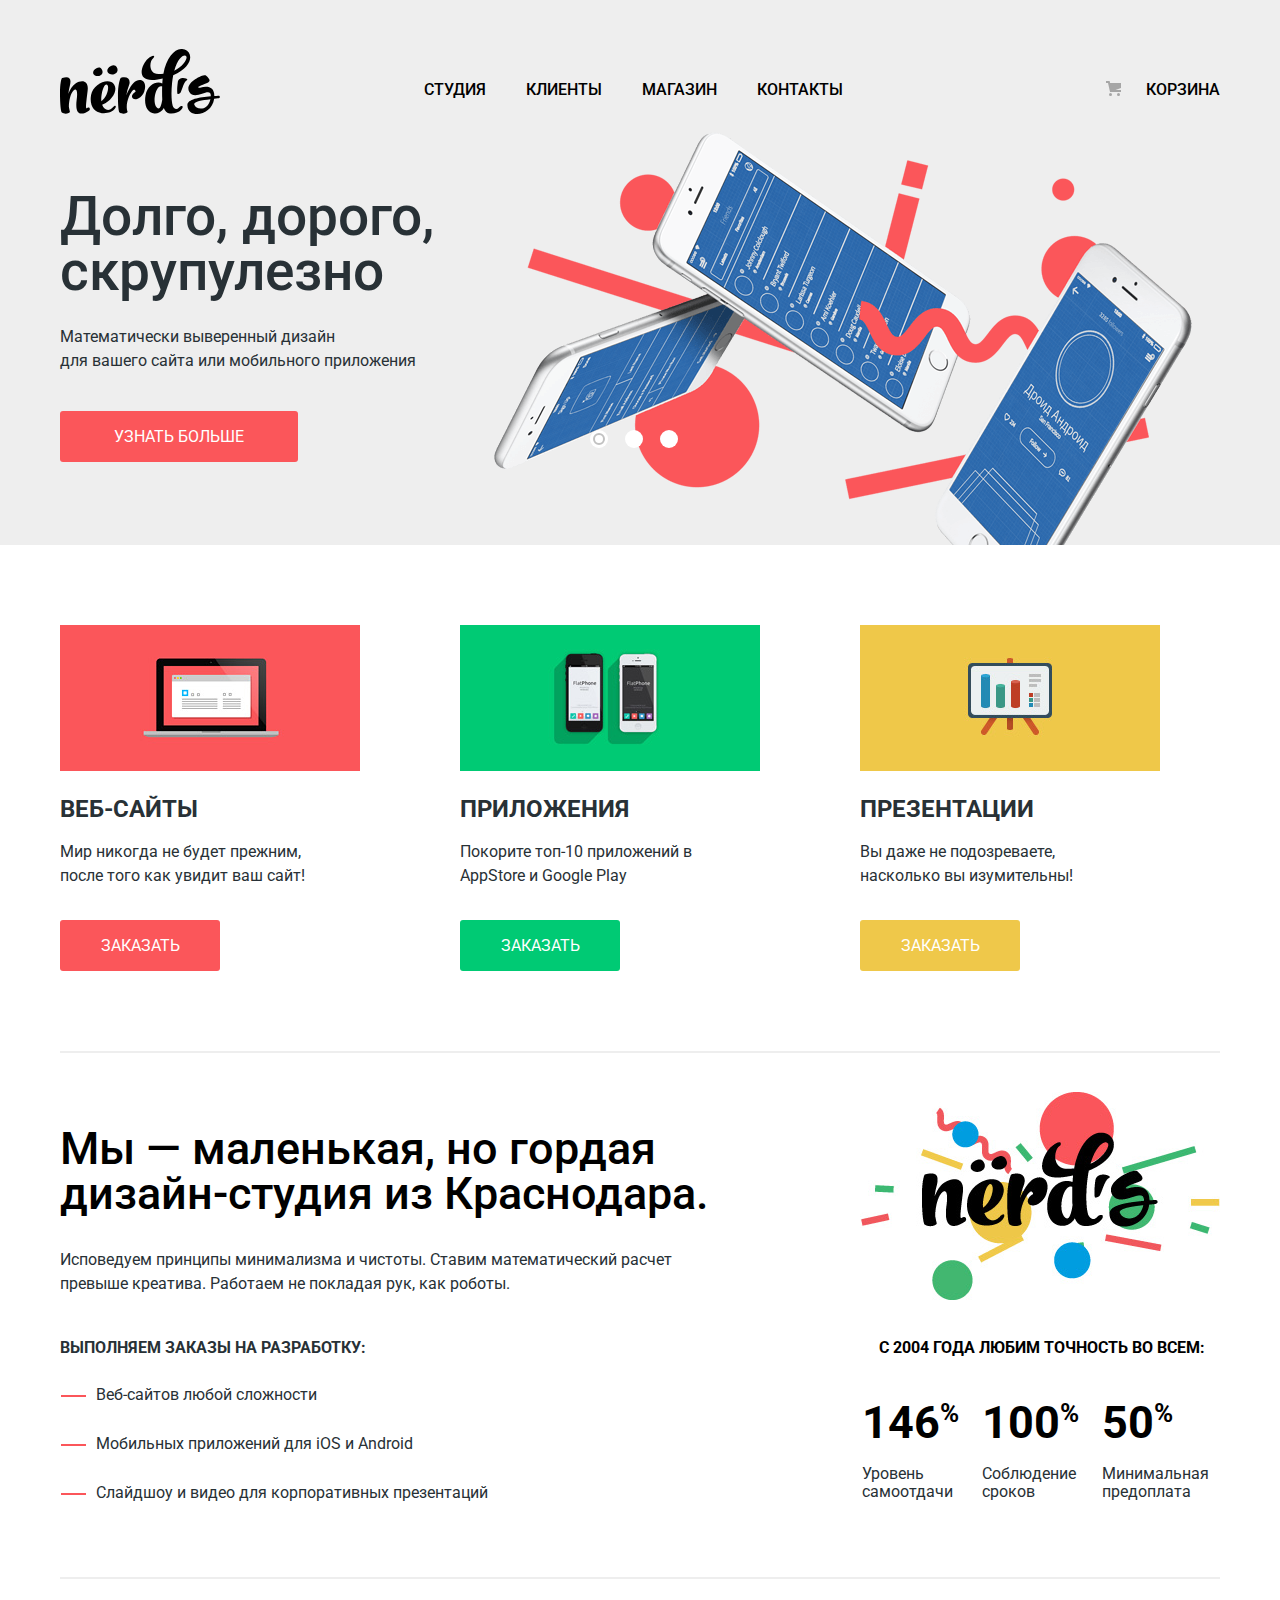
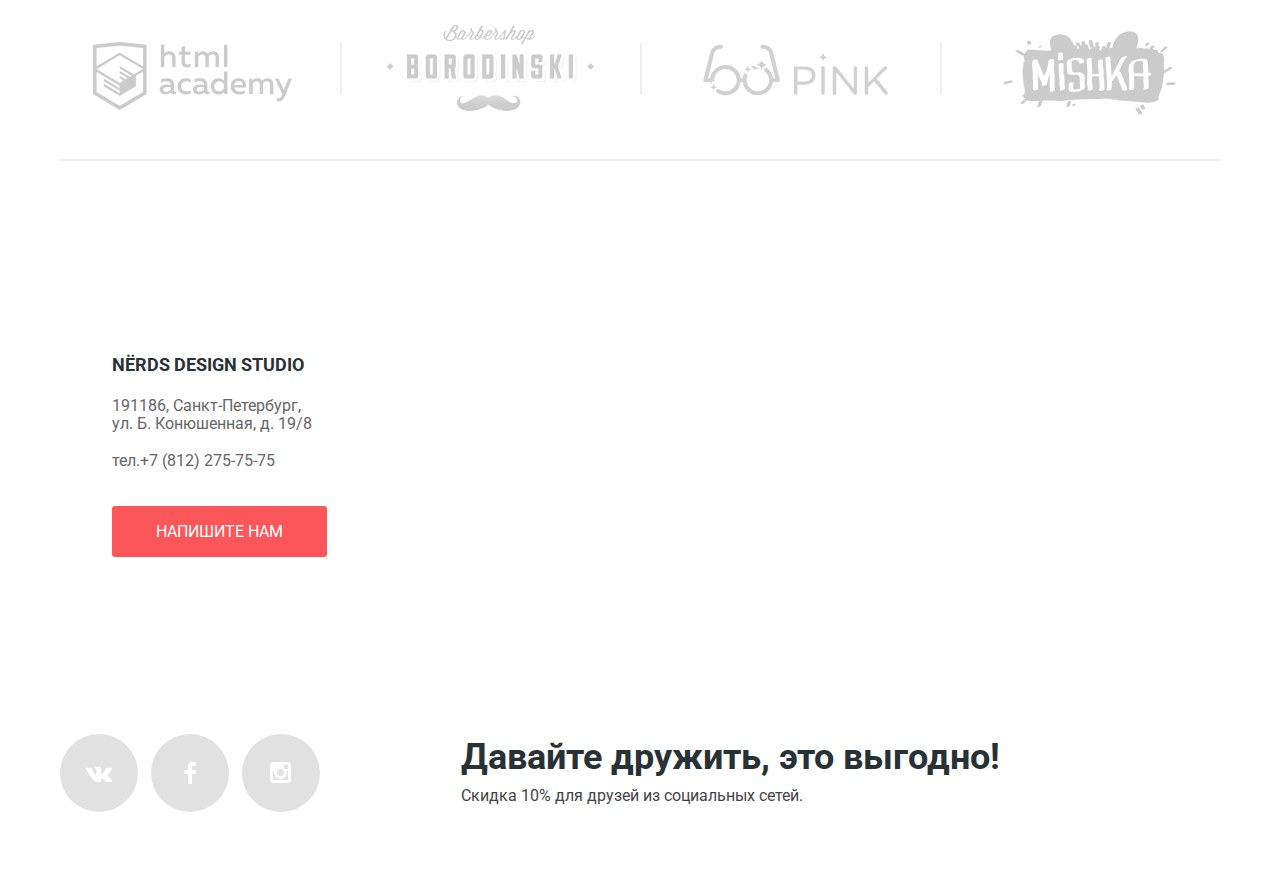
<file: index.html>
<!DOCTYPE html>
<html class="page" lang="ru">

<head>
  <meta charset="utf-8">
  <title>Дизайн-студия «Нёрдс»</title>
  <link rel="stylesheet" href="https://fonts.googleapis.com/css2?family=Roboto:wght@400;500;700&display=swap">
  <link href="css/normalize.css" rel="stylesheet">
  <link href="css/style.min.css" rel="stylesheet">
</head>

<body class="page-body">
  <header class="main-header">
    <nav class="main-navigation">
      <div class="navigation-wrapper container">
        <div class="logo">
          <a class="logo-img">
            <img src="img/svg-nerds/nerds-logo.svg" width="160" height="65" alt="Логотип дизайн-студии «Нёрдс»">
          </a>
        </div>
        <ul class="navigation-list">
          <li class="navigation-item text-uppercase "><a class="navigation-link" href="blank.html">Студия</a></li>
          <li class="navigation-item text-uppercase"><a class="navigation-link" href="blank.html">Клиенты</a></li>
          <li class="navigation-item text-uppercase"><a class="navigation-link" href="catalog.html">Магазин</a></li>
          <li class="navigation-item text-uppercase"><a class="navigation-link" href="blank.html">Контакты</a></li>
        </ul>
        <ul class="navigation-additional-list">
          <li class="navigation-item text-uppercase"><a class="navigation-link cart-link" href="cart.html">Корзина</a>
          </li>
        </ul>
      </div>
    </nav>
    <div class="slider container">
      <ul class="slide-list">
        <li class="slide slide-1 slide-current">
          <div class="slide-wrapper">
            <p class="slide-title">Долго, дорого,<br> скрупулезнo</p>
            <p class="slide-description">Математически выверенный дизайн<br> для вашего сайта или мобильного приложения
            </p>
            <a class="button button-slide" href="#">Узнать больше</a>
          </div>
        </li>
        <li class="slide slide-2">
          <div class="slide-wrapper">
            <p class="slide-title">Любим математику<br> как никто другой</p>
            <p class="slide-description">Никакого креатива, только математические формулы<br> для расчета идеальных пропорций</p>
            <a class="button button-slide" href="#">Узнать больше</a>
          </div>
        </li>
        <li class="slide slide-3">
          <div class="slide-wrapper">
            <p class="slide-title">Только ночь,<br> только хардкор</p>
            <p class="slide-description">Работать днем, как все? Мы против этого.<br> Ближе к полуночи работа только начинается</p>
            <a class="button button-slide" href="#">Узнать больше</a>
          </div>
        </li>
      </ul>
      <ul class="slider-controls">
        <li class="slider-control-item slider-control-item-current">
          <a class="slide-link" href="#" aria-label="Слайд 1"></a>
        </li>
        <li class="slider-control-item">
          <a class="slide-link" href="#" aria-label="Слайд 2"></a>
        </li>
        <li class="slider-control-item">
          <a class="slide-link" href="#" aria-label="Слайд 3"></a>
        </li>
      </ul>
    </div>
  </header>
  <main class="container">
    <h1 class="visually-hidden">Дизайн-студия «Нёрдс»</h1>
    <section class="service">
      <h2 class="visually-hidden">Услуги</h2>
      <ul class="service-list">
        <li class="service-item">
          <div class="service-picture">
            <img src="img/service-web.jpg" width="300" height="146" alt="Веб-сайты">
          </div>
          <h3 class="service-title text-uppercase">Веб-сайты</h3>
          <p class="service-text">Мир никогда не будет прежним,<br> после того как увидит ваш сайт!</p>
          <a class="button button-service-red" href="cart.html">Заказать</a>
        </li>
        <li class="service-item">
          <div class="service-picture">
            <img src="img/service-applications.png" width="300" height="146" alt="Приложения">
          </div>
          <h3 class="service-title text-uppercase">Приложения</h3>
          <p class="service-text">Покорите топ-10 приложений в<br> AppStore и Google Play </p>
          <a class="button button-service-green" href="cart.html">Заказать</a>
        </li>
        <li class="service-item">
          <div class="service-picture">
            <img src="img/service-presentations.png" width="300" height="146" alt="Презентации">
          </div>
          <h3 class="service-title text-uppercase">Презентации</h3>
          <p class="service-text">Вы даже не подозреваете,<br> насколько вы изумительны!</p>
          <a class="button button-service-yellow" href="cart.html">Заказать</a>
        </li>
      </ul>
    </section>
    <div class="index-columns">
      <section class="about-us">
        <h2 class="visually-hidden">О нас</h2>
        <p class="about-us-title">Мы — маленькая, но гордая дизайн-студия из Краснодара.</p>
        <p class="about-us-description">Исповедуем принципы минимализма и чистоты. Ставим математический расчет превыше креатива. Работаем не покладая рук, как роботы.</p>
        <p class="about-us-text text-uppercase">Выполняем заказы на разработку:</p>
        <ul class="about-us-list">
          <li class="about-us-item">Веб-сайтов любой сложности</li>
          <li class="about-us-item">Мобильных приложений для iOS и Android</li>
          <li class="about-us-item">Слайдшоу и видео для корпоративных презентаций</li>
        </ul>
      </section>
      <section class="advantages">
        <h2 class="visually-hidden">Преимущества</h2>
        <p class="nerds-illustration-wrapper">
          <img src="img/nerds-illustration.png" width="360" height="208" alt="Логотип дизайн-студии «Нёрдс»">
        </p>
        <p class="advantages-title text-uppercase">C 2004 года любим точность во всем:</p>
        <ul class="advantages-list">
          <li class="advantages-item">
            <p class="advantages-value">146<span class="percent">%</span></p>
            <p class="advantages-description">Уровень самоотдачи</p>
          </li>
          <li class="advantages-item">
            <p class="advantages-value">100<span class="percent">%</span></p>
            <p class="advantages-description">Соблюдение сроков</p>
          </li>
          <li class="advantages-item">
            <p class="advantages-value">50<span class="percent">%</span></p>
            <p class="advantages-description">Минимальная предоплата</p>
          </li>
        </ul>
      </section>
    </div>
    <div class="partners">
      <ul class="partners-list">
        <li class="partners-item partners-item-1">
          <a class="partners-link" href="https://htmlacademy.ru/intensive/htmlcss">
            <img src="img/partners/htmlacademy.png" width="199" height="68" alt="Логотип html academy">
          </a>
        </li>
        <li class="partners-item partners-item-2">
          <a class="partners-link" href="#">
            <img src="img/partners/barbershop.png" width="209" height="90" alt="Логотип барбершоп «Бородинский»">
          </a>
        </li>
        <li class="partners-item partners-item-3">
          <a class="partners-link" href="#">
            <img src="img/partners/pink.png" width="185" height="52" alt="Логотип «Pink»">
          </a>
        </li>
        <li class="partners-item partners-item-4">
          <a class="partners-link" href="#">
            <img src="img/partners/mishka.png" width="173" height="84" alt="Логотип html «Mishka»">
          </a>
        </li>
      </ul>
    </div>
  </main>
  <footer class="main-footer">
    <div class="map">
      <iframe src="https://www.google.com/maps/embed?pb=!1m18!1m12!1m3!1d1998.6037872533216!2d30.320858715867313!3d59.93871648187625!2m3!1f0!2f0!3f0!3m2!1i1024!2i768!4f13.1!3m3!1m2!1s0x4696310fca145cc1%3A0x42b32648d8238007!2z0JHQvtC70YzRiNCw0Y8g0JrQvtC90Y7RiNC10L3QvdCw0Y8g0YPQuy4sIDE5LzgsINCh0LDQvdC60YIt0J_QtdGC0LXRgNCx0YPRgNCzLCAxOTExODY!5e0!3m2!1sru!2sru!4v1591904425259!5m2!1sru!2sru" width="1440" height="416" allowfullscreen title="Офис компании находится по адресу г. Санкт-Петербург, ул. Большая Конюшенная, д. 19/8"></iframe>
    </div>
    <div class="footer-wrapper container">
      <div class="footer-contacts">
        <p class="company-title text-uppercase">Nёrds Design Studio</p>
        <address class="company-address">191186, Санкт-Петербург,<br>
          ул. Б. Конюшенная, д. 19/8</address>
        <p class="company-phone"><a class="phone" href="tel:+78122757575">тел.+7 (812) 275-75-75</a></p>
        <a class="button button-footer-contacts" href="blank.html">Напишите нам</a>
      </div>
      <ul class="social-list">
        <li class="social-item">
          <a class="social-link social-link-vk" href="#"><span class="visually-hidden">Вконтакте</span></a>
        </li>
        <li class="social-item">
          <a class="social-link social-link-fb" href="#"><span class="visually-hidden">Фейсбук</span></a>
        </li>
        <li class="social-item">
          <a class="social-link social-link-inst" href="#"><span class="visually-hidden">Инстаграм</span></a>
        </li>
      </ul>
      <div class="offer">
        <p class="offer-friendship">Давайте дружить, это выгодно!</p>
        <p class="offer-discount">Скидка 10% для друзей из социальных сетей.</p>
      </div>
    </div>
  </footer>
  <div>
    <form class="popup-form" action="https://echo.htmlacademy.ru/courses" method="post">
      <fieldset class="popup">
        <h2 class="popup-title">Напишите нам</h2>
        <div class="popup-wraper">
          <p class="popup-name">
            <label class="popup-label" for="name">Ваше имя:</label>
            <input type="text" id="name" name="name" placeholder="Имя Фамилия">
          </p>
          <p class="popup-email">
            <label class="popup-label" for="email">Ваш email:</label>
            <input type="email" id="email" name="email" placeholder="email@example.com">
          </p>
          <p class="popup-review">
            <label class="popup-label" for="review">Текст отзыва:</label>
            <textarea name="review" id="review" placeholder="В свободной форме"></textarea>
          </p>
        </div>
        <button class="button button-popup" type="submit">Отправить</button>
        <button class="popup-close" type="button" aria-label="Закрыть"></button>
      </fieldset>
    </form>
  </div>
  <script src="js/main.min.js"></script>
</body>

</html>
</file>
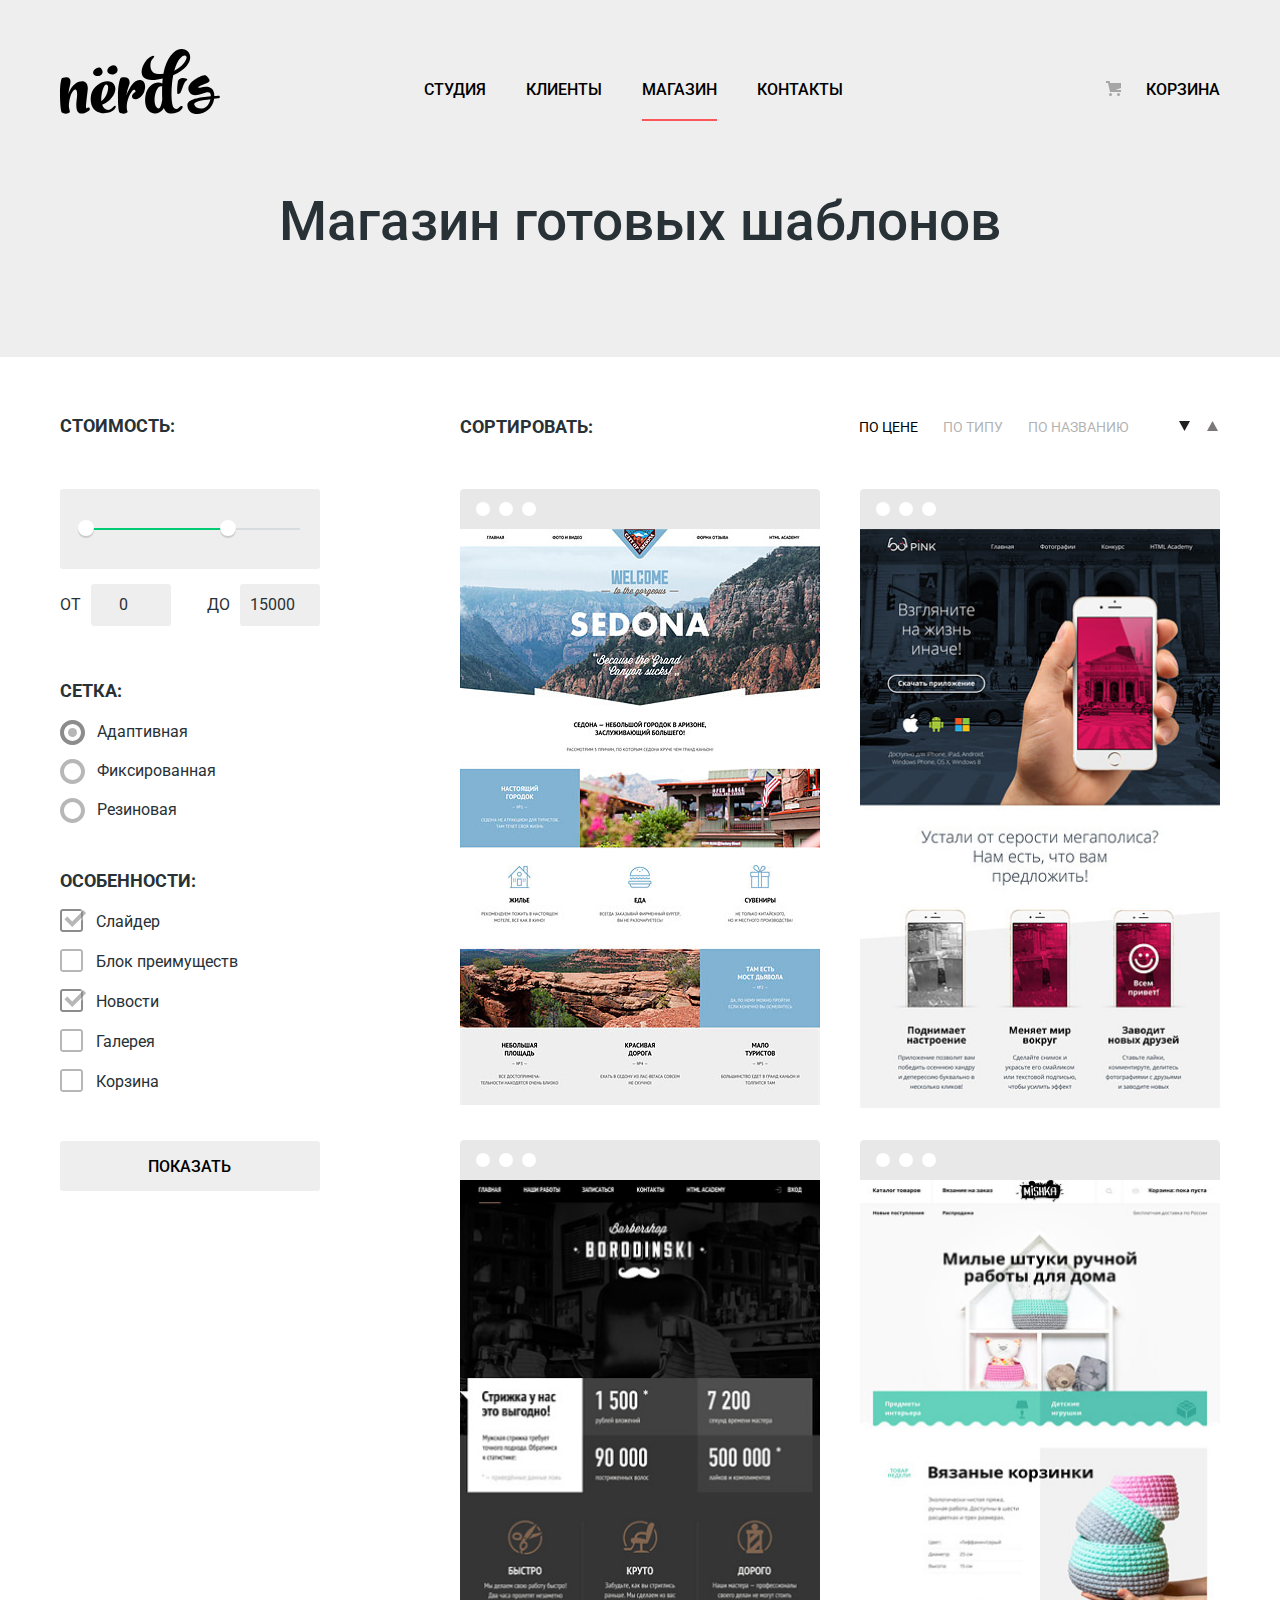
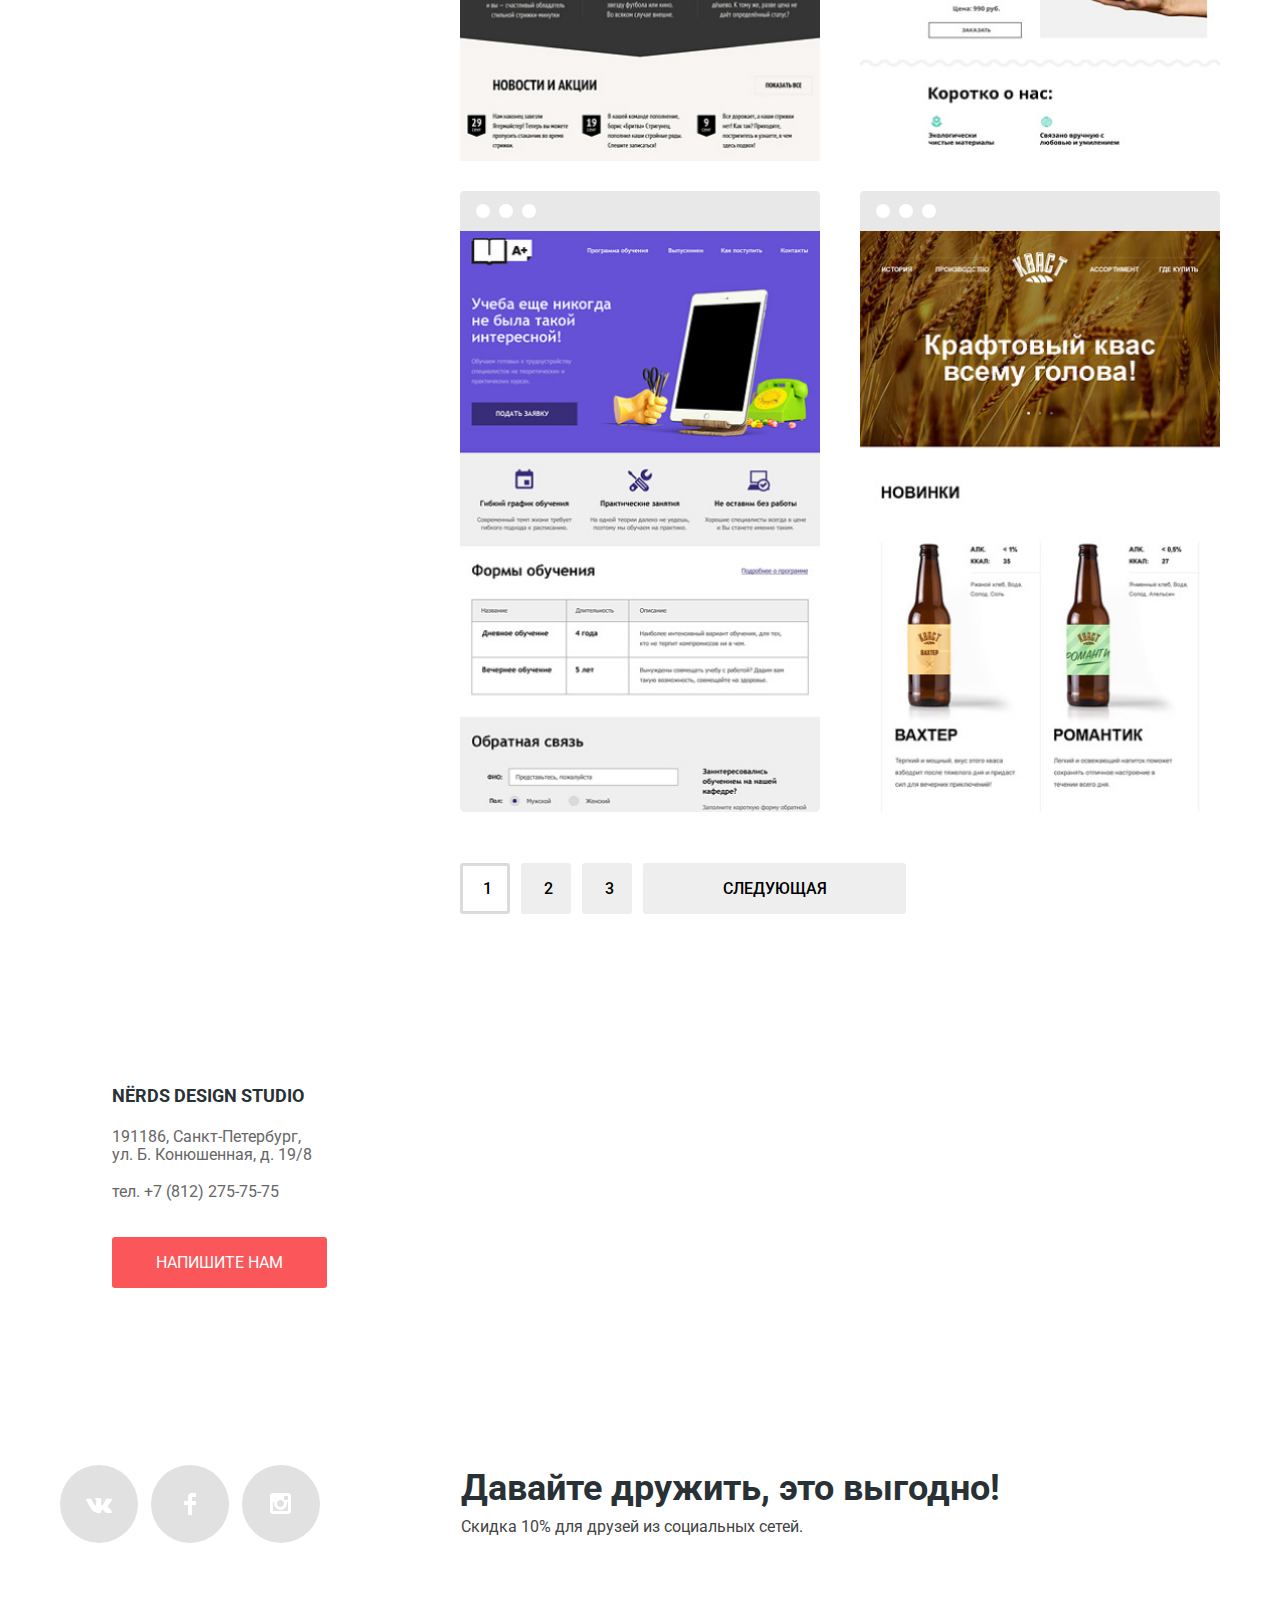
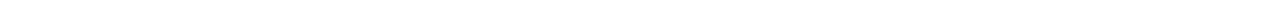
<file: catalog.html>
<!DOCTYPE html>
<html class="page" lang="ru">

<head>
  <meta charset="utf-8">
  <title>Каталог дизайн-студии «Нёрдс»</title>
  <link rel="stylesheet" href="https://fonts.googleapis.com/css2?family=Roboto:wght@400;500;700&display=swap">
  <link href="css/normalize.css" rel="stylesheet">
  <link href="css/style.min.css" rel="stylesheet">
</head>

<body class="page-body">
  <header class="main-header">
    <nav class="main-navigation">
      <div class="navigation-wrapper container">
        <div class="logo">
          <a class="logo-img logo-link" href="index.html">
            <img src="img/svg-nerds/nerds-logo.svg" width="160" height="65" alt="Логотип дизайн-студии «Нёрдс»">
          </a>
        </div>
        <ul class="navigation-list">
          <li class="navigation-item text-uppercase"><a class="navigation-link" href="blank.html">Студия</a></li>
          <li class="navigation-item text-uppercase"><a class="navigation-link" href="blank.html">Клиенты</a></li>
          <li class="navigation-item text-uppercase"><a class="navigation-link navigation-link-current">Магазин</a></li>
          <li class="navigation-item text-uppercase"><a class="navigation-link" href="blank.html">Контакты</a></li>
        </ul>
        <ul class="navigation-additional-list">
          <li class="navigation-item text-uppercase"><a class="navigation-link cart-link" href="cart.html">Корзина</a>
          </li>
        </ul>
      </div>
    </nav>

    <h1>Магазин готовых шаблонов</h1>

  </header>
  <main class="page-catalog container">
    <section class="filter">
      <h2 class="visually-hidden">Фильтр товаров</h2>
      <form action="https://echo.htmlacademy.ru" method="get">
        <fieldset class="filter-item">
          <h3>Стоимость:</h3>
          <div class="range-filter">

            <div class="range">
              <div class="range-axios">
                <div class="range-selected-area"></div>
              </div>
              <button class="toggle toggle-min" tabindex="0"></button>
              <button class="toggle toggle-max" tabindex="0"></button>
            </div>

            <div class="price-filter">
              <label for="price-filter-min">
                от<input type="number" name="price-min" id="price-filter-min" value="0" step="100">
              </label>
              <label class="price-filter-max">
                до<input type="number" name="price-max" id="price-filter-max" value="15000">
              </label>
            </div>

          </div>
        </fieldset>
        <fieldset class="grid-filter">
          <h3>Сетка:</h3>
          <ul class="grid-filter-list">
            <li class="grid-filter-item">
              <input class="visually-hidden filter-input-radio" type="radio" name="grid" id="filter-adaptive"
                value="adaptive" checked>
              <label for="filter-adaptive">Адаптивная</label>
            </li>
            <li class="grid-filter-item">
              <input class="visually-hidden filter-input-radio" type="radio" name="grid" id="filter-fixed"
                value="fixed">
              <label for="filter-fixed">Фиксированная</label>
            </li>
            <li class="grid-filter-item">
              <input class="visually-hidden filter-input-radio" type="radio" name="grid" id="filter-rubber"
                value="rubber">
              <label for="filter-rubber">Резиновая</label>
            </li>
          </ul>
        </fieldset>
        <fieldset class="features-filter">
          <h3>Особенности:</h3>
          <ul class="features-filter-list">
            <li class="features-filter-item">
              <input class="visually-hidden filter-input-checkbox" type="checkbox" name="slider" id="filter-slider"
                checked>
              <label for="filter-slider">Слайдер</label>
            </li>
            <li class="features-filter-item">
              <input class="visually-hidden filter-input-checkbox" type="checkbox" name="blok-features"
                id="filter-block-features">
              <label for="filter-block-features">Блок преимуществ</label>
            </li>
            <li class="features-filter-item">
              <input class="visually-hidden filter-input-checkbox" type="checkbox" name="news" id="filter-news" checked>
              <label for="filter-news">Новости</label>
            </li>
            <li class="features-filter-item">
              <input class="visually-hidden filter-input-checkbox" type="checkbox" name="gallary" id="filter-gallery">
              <label for="filter-gallery">Галерея</label>
            </li>
            <li class="features-filter-item">
              <input class="visually-hidden filter-input-checkbox" type="checkbox" name="basket" id="filter-basket">
              <label for="filter-basket">Корзина</label>
            </li>
          </ul>
        </fieldset>
        <button class="button-filter" type="submit">Показать</button>
      </form>
    </section>
    <section class="catalog">
      <header class="catalog-header">
        <h2 class="visually-hidden">Список шаблонов</h2>
        <p class="sort-filter">Сортировать:</p>
        <ul class="sort-list">
          <li class="sort-item">
            <a class="sort-link sort-link-current" href="#">по цене</a>
          </li>
          <li class="sort-item">
            <a class="sort-link" href="#">по типу</a>
          </li>
          <li class="sort-item">
            <a class="sort-link" href="#">по названию</a>
          </li>
        </ul>
        <ul class="sort-icon-list">
          <li class="sort-item">
            <a class="sort-icon-link icon-link-down sort-icon-link-current" href="#" aria-label="По убыванию"></a>
          </li>
          <li class="sort-item">
            <a class="sort-icon-link icon-link-up" href="#" aria-label="По возрастанию"></a>
          </li>
        </ul>
      </header>
      <ul class="catalog-list">
        <li class="catalog-item">
          <article class="product">
            <div class="product-picture">
              <img src="img/projects/sedona.jpg" width="360" height="580"
                alt="Sedona. Информационный сайт для туристов">
            </div>
            <div class="product-description">
              <h3 class="product-title">Sedona</h3>
              <p>Информационный сайт&NewLine;для туристов</p>
              <a class="button button-catalog" href="cart.html">9 900 ₽</a>
            </div>
          </article>
        </li>
        <li class="catalog-item">
          <article class="product">
            <div class="product-picture">
              <img src="img/projects/pink.jpg" width="360" height="576"
                alt="Pink. Продуктовый лендинг приложения для iOS и Android">
            </div>
            <div class="product-description">
              <h3 class="product-title">Pink</h3>
              <p>Продуктовый лендинг&NewLine;приложения для iOS и Android</p>
              <a class="button button-catalog" href="cart.html">9900 ₽</a>
            </div>
          </article>
        </li>
        <li class="catalog-item">
          <article class="product">
            <div class="product-picture">
              <img src="img/projects/barbershop.jpg" width="364" height="582"
                alt="Barbershop. Сайт салона красоты. Для мужчин, да.">
            </div>
            <div class="product-description">
              <h3 class="product-title">Barbershop</h3>
              <p>Сайт салона красоты.&NewLine;Для мужчин, да.</p>
              <a class="button button-catalog" href="cart.html">9900 ₽</a>
            </div>
          </article>
        </li>
        <li class="catalog-item">
          <article class="product">
            <div class="product-picture">
              <img src="img/projects/mishka.jpg" width="362" height="580"
                alt="Mishka. Интернет-магазин вязанных игрушек">
            </div>
            <div class="product-description">
              <h3 class="product-title">Mishka</h3>
              <p>Интернет-магазин&NewLine;вязанных игрушек</p>
              <a class="button button-catalog" href="cart.html">9900 ₽</a>
            </div>
          </article>
        </li>
        <li class="catalog-item">
          <article class="product">
            <div class="product-picture">
              <img src="img/projects/aplus.jpg" width="364" height="582"
                alt="A Plus. Лендинг курсов повышения квалификации">
            </div>
            <div class="product-description">
              <h3 class="product-title">A Plus</h3>
              <p>Лендинг курсов повышения&NewLine;квалификации</p>
              <a class="button button-catalog" href="cart.html">9900 ₽</a>
            </div>
          </article>
        </li>
        <li class="catalog-item">
          <article class="product">
            <div class="product-picture">
              <img src="img/projects/kvast.jpg" width="362" height="580"
                alt="Кваст. Промо-сайт производителя крафтового кваса">
            </div>
            <div class="product-description">
              <h3 class="product-title">Кваст</h3>
              <p>Промо-сайт производителя&NewLine;крафтового кваса</p>
              <a class="button button-catalog" href="cart.html">9900 ₽</a>
            </div>
          </article>
        </li>
      </ul>
      <footer class="pagination">
        <ul class="pagination-list">
          <li class="pagination-item">
            <a class="page-link page-current">1</a>
          </li>
          <li class="pagination-item">
            <a class="page-link" href="#">2</a>
          </li>
          <li class="pagination-item">
            <a class="page-link" href="#">3</a>
          </li>
          <li class="pagination-item">
            <a class="page-link page-next" href="#">Следующая</a>
          </li>
        </ul>
      </footer>
    </section>
  </main>
  <footer class="main-footer">
    <div class="map">
      <iframe src="https://www.google.com/maps/embed?pb=!1m18!1m12!1m3!1d1998.6037872533216!2d30.320858715867313!3d59.93871648187625!2m3!1f0!2f0!3f0!3m2!1i1024!2i768!4f13.1!3m3!1m2!1s0x4696310fca145cc1%3A0x42b32648d8238007!2z0JHQvtC70YzRiNCw0Y8g0JrQvtC90Y7RiNC10L3QvdCw0Y8g0YPQuy4sIDE5LzgsINCh0LDQvdC60YIt0J_QtdGC0LXRgNCx0YPRgNCzLCAxOTExODY!5e0!3m2!1sru!2sru!4v1591904425259!5m2!1sru!2sru" width="1440" height="416" allowfullscreen title="Офис компании находится по адресу г. Санкт-Петербург, ул. Большая Конюшенная, д. 19/8"></iframe>
    </div>
    <div class="footer-wrapper container">
      <div class="footer-contacts">
        <p class="company-title text-uppercase">Nёrds Design Studio</p>
        <address class="company-address">191186, Санкт-Петербург,<br>
          ул. Б. Конюшенная, д. 19/8</address>
        <p class="company-phone"><a class="phone" href="tel:+78122757575">тел. +7 (812) 275-75-75</a></p>
        <a class="button button-footer-contacts" href="blank.html">Напишите нам</a>
      </div>
      <ul class="social-list">
        <li class="social-item">
          <a class="social-link social-link-vk" href="#"><span class="visually-hidden">Вконтакте</span></a>
        </li>
        <li class="social-item">
          <a class="social-link social-link-fb" href="#"><span class="visually-hidden">Фейсбук</span></a>
        </li>
        <li class="social-item">
          <a class="social-link social-link-inst" href="#"><span class="visually-hidden">Инстаграм</span></a>
        </li>
      </ul>
      <div class="offer">
        <p class="offer-friendship">Давайте дружить, это выгодно!</p>
        <p class="offer-discount">Скидка 10% для друзей из социальных сетей.</p>
      </div>
    </div>
  </footer>
  <div>
    <form class="popup-form" action="https://echo.htmlacademy.ru/courses" method="post">
      <fieldset class="popup">
        <h2 class="popup-title">Напишите нам</h2>
        <div class="popup-wraper">
          <p class="popup-name">
            <label class="popup-label" for="name">Ваше имя:</label>
            <input type="text" id="name" name="name" placeholder="Имя Фамилия">
          </p>
          <p class="popup-email">
            <label class="popup-label" for="email">Ваш email:</label>
            <input type="email" id="email" name="email" placeholder="email@example.com">
          </p>
          <p class="popup-review">
            <label class="popup-label" for="review">Текст отзыва:</label>
            <textarea name="review" id="review" placeholder="В свободной форме"></textarea>
          </p>
        </div>
        <button class="button button-popup" type="submit">Отправить</button>
        <button class="popup-close" type="button" aria-label="Закрыть"></button>
      </fieldset>
    </form>
  </div>
  <script src="js/main.min.js"></script>
</body>

</html>
</file>
<file: css/style.min.css>
:root{--white:#ffffff;--basic-black:#000000;--basic-black-light:#231f20;--basic-grey-extra-dark:#4d4d4d;--basic-grey:#d5d5d5;--basic-grey-light:#dfdfdf;--basic-grey-extra-light:#eeeeee;--basic-red:#d7373b;--basic-red-light:#e74246;--basic-red-extra-light:#fb565a;--basic-green:#00aa62;--basic-green-light:#00bc6c;--basic-green-extra-light:#00ca74;--basic-yellow:#e5a722;--basic-yellow-light:#eab534;--basic-yellow-extra-light:#efc84a;--special-red:#d7373b;--special-red-light:#e74246;--special-grey:#e1e1e1;--basic-text:#283136;--additional-text:#444444;--additional-grey:#666666;--range-grey:#d7dcdf;--logo-grey:#a6a6a6;--border-button:#dbdbdb;--border-grey:#C1C1C1;--border-grey-hover:#B4B9BB;--border-grey-active:#C0C0C0;--border-popup:#D7DCDE;--opacity-white:rgba( 255, 255, 255, 0.3);--opacity-black:rgba( 0, 0, 0, 0.3)}.visually-hidden{border:0;clip:rect(0 0 0 0);-webkit-clip-path:inset(100%);clip-path:inset(100%);height:1px;margin:-1px;overflow:hidden;padding:0;position:absolute;width:1px;white-space:nowrap}body{background-color:var(--white);color:var(--basic-text);font-family:Roboto,Arial,sans-serif;font-size:16px;font-style:normal;font-weight:400;line-height:24px;margin:0;min-width:1200px;overflow-x:hidden;padding:0}a{color:var(--basic-black);text-decoration:none}img{height:auto;max-width:100%}h1{font-weight:500;font-size:55px;line-height:55px;margin:0;padding-top:80px;padding-bottom:108px;text-align:center}h2{font-weight:700;font-size:45px;line-height:53px}ul{list-style:none}.text-uppercase{text-transform:uppercase}.page{height:100%}.page-body{align-content:start;display:grid;grid-template-rows:-webkit-min-content 1fr -webkit-min-content;grid-template-rows:min-content 1fr min-content;min-height:100%}.main-header{background-color:var(--basic-grey-extra-light);padding-top:49px}.logo{display:block;height:65px;width:160px}.logo-link:active{opacity:.3}.container{margin:0 auto;padding:0 20px;width:1160px}.navigation-wrapper{align-items:center;display:flex;flex-wrap:wrap;justify-content:space-between;min-height:65px}.navigation-list{display:flex;flex-direction:row;flex-wrap:wrap;margin:0;padding:0;padding-top:16px}.navigation-additional-list{margin:0;max-width:357px;padding:0;padding-left:50px;padding-top:16px;position:relative}.navigation-additional-list .cart-link{padding-left:50px}.navigation-item{color:var(--basic-black);font-size:16px;font-weight:500;line-height:30px;padding-left:40px}.navigation-link{padding-bottom:9px}.navigation-link-current{border-bottom:2px solid var(--basic-red-extra-light);padding-bottom:20px}.navigation-link:hover:not(.navigation-link-current){color:var(--basic-red-extra-light)}.navigation-link:active:not(.navigation-link-current){color:var(--basic-black);opacity:.3}.cart-link::before{background-image:url(../img/svg-nerds/cart-icon.svg);background-repeat:no-repeat;content:"";display:block;height:16px;left:100px;position:absolute;top:22px;width:16px}.slider{min-width:1160px;position:relative}.slide-list{margin:0;padding:0}.slide-title{font-weight:500;font-size:55px;margin:0;margin-bottom:26px;min-width:538px;line-height:55px}.slide-wrapper{min-width:1160px;padding-top:75px}.slide-description{min-width:416px;margin:0;margin-bottom:38px}.slide-1 .slide-description{min-width:400px}.slide{display:none;min-height:431px;width:1160px}.slide-1{background-image:url(../img/nerds-index-slide-1.png);background-repeat:no-repeat;background-position:right}.slide-2{background-image:url(../img/nerds-index-slide-2.png);background-repeat:no-repeat;background-position:right}.slide-3{background-image:url(../img/nerds-index-slide-3.png);background-repeat:no-repeat;background-position:right}.slide-current{display:block}.button{background-color:var(--basic-red-extra-light);border-radius:3px;color:var(--white);display:inline-block;padding-top:14px;padding-bottom:13px;text-transform:uppercase;text-align:center;vertical-align:middle}.button-slide{padding-left:54px;padding-right:54px}.button-slide:hover{background-color:var(--basic-red-light)}.button-slide:active{background-color:var(--basic-red);box-shadow:inset 0 3px 0 rgba(0,1,1,.1);color:var(--opacity-white)}.slider-page-list{margin:0}.slider-page{display:none}.slider-page-current{display:block}.slider-controls{bottom:81px;display:flex;justify-content:space-between;position:absolute;right:562px;width:88px}.slider-control-item a{background-color:var(--white);border-radius:50%;cursor:pointer;display:block;height:18px;padding:0;width:18px}.slider-control-item-current a{background-color:var(--white);border-radius:50%;cursor:pointer;display:block;height:18px;padding:0;position:relative;width:18px}.slider-control-item-current a::before{border:2px solid var(--border-grey);border-radius:50%;content:"";height:8px;position:absolute;right:3px;top:3px;width:8px;z-index:2}.service{margin-top:80px;margin-bottom:80px}.service-list{display:grid;grid-template-columns:1fr 1fr 1fr;margin:0;padding:0}.service-item{width:300px;padding-right:100px}.service-title{font-size:24px;font-weight:700;line-height:30px;margin:0;margin-top:16px;margin-bottom:16px}.service-text{margin:0;margin-bottom:32px}.button-service-red{width:160px}.button-service-red:hover{background-color:var(--basic-red-light)}.button-service-red:active{background-color:var(--basic-red);box-shadow:inset 0 3px 0 rgba(0,1,1,.1);color:var(--opacity-white)}.button-service-green{background-color:var(--basic-green-extra-light);width:160px}.button-service-green:hover{background-color:var(--basic-green-light)}.button-service-green:active{background-color:var(--basic-green);box-shadow:inset 0 3px 0 rgba(0,1,1,.1);color:var(--opacity-white)}.button-service-yellow{background-color:var(--basic-yellow-extra-light);width:160px}.button-service-yellow:hover{background-color:var(--basic-yellow-light)}.button-service-yellow:active{background-color:var(--basic-yellow);box-shadow:inset 0 3px 0 rgba(0,1,1,.1);color:var(--opacity-white)}.index-columns{border-top:2px solid var(--basic-grey-extra-light);display:flex;justify-content:space-between;margin-bottom:66px}.about-us{margin-top:73px;width:651px}.about-us-title{color:var(--basic-black);font-weight:500;font-size:45px;line-height:45px;margin:0;margin-bottom:32px}.about-us-description{margin:0;margin-bottom:40px}.about-us-text{font-weight:700;margin:0;margin-bottom:23px}.about-us-list{margin:0;padding:0}.about-us-item{padding-left:36px;position:relative}.about-us-item:not(:last-child){margin-bottom:25px}.about-us-item::before{background-color:var(--basic-red-extra-light);bottom:10px;content:"";display:block;height:2px;left:1px;position:absolute;width:25px}.advantages{margin-top:39px;width:360px}.nerds-illustration-wrapper{margin:0;margin-bottom:29px;width:360px}.advantages-title{color:var(--basic-black);font-weight:700;margin:0;margin-bottom:31px;padding-left:19px}.advantages-list{display:flex;margin:0;padding:0}.advantages-item{margin-bottom:10px;padding-right:21px;padding-left:2px}.advantages-value{color:var(--basic-black);font-weight:700;font-size:45px;line-height:64px;margin:0;margin-bottom:10px}.percent{color:var(--basic-black);font-size:26px;font-weight:700;line-height:40px;margin:0;vertical-align:super}.advantages-description{font-size:16px;line-height:18px;margin:0}.partners{border-top:2px solid var(--basic-grey-extra-light);border-bottom:2px solid var(--basic-grey-extra-light);margin-bottom:83px}.partners-list{align-items:center;display:flex;justify-content:space-between;margin:0;padding:0}.partners-item{box-sizing:border-box;display:block;height:180px;position:relative;width:260px}.partners-link{opacity:.2}.partners-link:hover{opacity:1}.partners-link:active{opacity:.1}.partners-item-1{padding-top:63px;padding-left:33px}.partners-item-2{padding-top:46px;padding-left:27px}.partners-item-3{padding-top:65px;padding-left:43px}.partners-item-4{padding-top:52px;padding-left:43px}.partners-item::before{background-color:var(--basic-grey-extra-light);bottom:64px;content:"";display:block;height:52px;right:-22px;position:absolute;width:2px}.partners-item:last-of-type::before{display:none}.main-footer{display:flex;flex-wrap:wrap;min-width:1200px}.map{min-width:1200px;min-height:416px;width:100%}.map iframe{border:none;max-height:416px;min-height:416px;min-width:100%}.footer-wrapper{display:flex;flex-wrap:wrap;margin:0 auto;position:relative;width:1200px}.footer-contacts{background-color:var(--white);box-sizing:border-box;min-height:308px;padding-top:56px;padding-right:50px;padding-bottom:47px;padding-left:50px;position:absolute;top:-373px;left:42px;width:319px}.company-title{font-weight:700;font-size:18px;line-height:30px;margin:0;margin-bottom:17px}.company-address,.phone{color:var(--additional-grey);font-style:normal;font-size:16px;line-height:18px}.company-phone{margin:0;margin-top:16px;margin-bottom:33px}.button-footer-contacts{padding-left:44px;padding-right:44px}.button-footer-contacts:hover{background-color:var(--basic-red-light)}.button-footer-contacts:active{background-color:var(--basic-red);box-shadow:inset 0 3px 0 rgba(0,1,1,.1);color:var(--opacity-white)}.social-list{display:flex;flex-wrap:wrap;box-sizing:border-box;width:360px;margin:0;padding:0;padding-left:20px;padding-top:67px}.social-link{background-color:var(--special-grey);background-position:center;background-repeat:no-repeat;border-radius:50%;display:block;height:78px;margin-right:13px;text-align:center;width:78px}.social-link:hover{background-color:var(--special-red-light)}.social-link:active{background-color:var(--special-red);box-shadow:inset 0 3px 0 rgba(0,1,1,.1)}.social-link-vk{position:relative}.social-link-vk::after{background-image:url(../img/svg-nerds/vk-icon.svg);background-repeat:no-repeat;content:"";height:15px;left:26px;top:33px;position:absolute;width:26px}.social-link-vk:active::after{opacity:.3}.social-link-fb{position:relative}.social-link-fb::after{background-image:url(../img/svg-nerds/fb-icon.svg);background-repeat:no-repeat;content:"";height:22px;left:33px;top:28px;position:absolute;width:12px}.social-link-fb:active::after{opacity:.3}.social-link-inst{position:relative}.social-link-inst::after{background-image:url(../img/svg-nerds/insta-icon.svg);background-repeat:no-repeat;content:"";height:21px;left:28px;top:28px;position:absolute;width:21px}.social-link-inst:active::after{opacity:.3}.offer{box-sizing:border-box;width:760px;height:217px;margin:auto;padding-top:72px;padding-right:192px;padding-left:21px}.offer-friendship{font-weight:700;font-size:36px;line-height:36px;margin:0;margin-bottom:10px}.offer-discount{color:var(--additional-text);font-size:16px;line-height:22px;margin:0;width:660px}.popup-form{background-color:var(--white);background-position:0 0;bottom:180px;box-sizing:border-box;box-shadow:0 20px 40px rgba(0,0,0,.4);color:var(--basic-black);display:none;height:590px;left:0;margin:auto;padding:63px 100px 84px 100px;position:fixed;right:0;top:auto;width:960px;z-index:20}.popup-form-show{-webkit-animation:bounce .6s;animation:bounce .6s;display:block}.popup-form-error{-webkit-animation:shake .6s;animation:shake .6s}.popup{border:none;padding:0;position:relative}.popup-wraper{align-items:center;display:flex;flex-wrap:wrap;justify-content:space-between;width:761px}.popup-title{margin:0;margin-bottom:37px}.popup-label{display:block;font-weight:700;font-size:16px;line-height:18px}.popup-email,.popup-name{font-size:16px;line-height:18px;margin:0;margin-bottom:32px}.popup-review{font-size:16px;line-height:18px;margin:0;margin-bottom:45px}.popup-email input,.popup-name input{box-sizing:border-box;border:2px solid var(--border-popup);border-radius:3px;color:var(--additional-text);font-size:16px;line-height:18px;opacity:.5;padding:14px 16px;vertical-align:middle;width:360px}.popup-form .popup-invalid-field{border-color:var(--special-red-light);color:var(--special-red-light)}.popup-email input:required:focus,.popup-email input:required:valid,.popup-name input:required:focus,.popup-name input:required:valid{border-color:var(--basic-black)}.popup-email input:hover,.popup-name input:hover{border-color:var(--border-grey-hover);opacity:.5}.popup-review textarea{box-sizing:border-box;border:2px solid var(--border-popup);border-radius:3px;color:var(--additional-text);font-size:16px;line-height:18px;opacity:.5;padding:16px 414px 84px 16px;resize:none;width:760px}.button-popup{border:none;cursor:pointer;padding-left:83px;padding-right:83px}.button-popup:hover{background-color:var(--basic-red-light)}.button-popup:active{background-color:var(--basic-red);box-shadow:inset 0 3px 0 rgba(0,1,1,.1);color:var(--opacity-white)}.popup-close{background-image:url(../img/svg-nerds/close-cross.svg);background-repeat:no-repeat;border:0;cursor:pointer;height:21px;opacity:.3;position:absolute;right:-5px;top:14px;width:21px}.popup-close:hover{opacity:1}.popup-close:active{border:0;opacity:.1}@-webkit-keyframes bounce{0%{transform:translateY(-2000px)}70%{transform:translateY(30px)}90%{transform:translateY(-10px)}100%{transform:translateY(0)}}@keyframes bounce{0%{transform:translateY(-2000px)}70%{transform:translateY(30px)}90%{transform:translateY(-10px)}100%{transform:translateY(0)}}@-webkit-keyframes shake{0%,100%{transform:translateX(0)}10%,30%,50%,70%,90%{transform:translateX(-10px)}20%,40%,60%,80%{transform:translateX(10px)}}@keyframes shake{0%,100%{transform:translateX(0)}10%,30%,50%,70%,90%{transform:translateX(-10px)}20%,40%,60%,80%{transform:translateX(10px)}}.page-catalog{align-content:start;display:grid;grid-template-columns:260px 1fr;margin-top:54px}.filter fieldset{border:none;margin:0;padding:0}h3{font-weight:700;font-size:18px;line-height:30px;margin:0;text-transform:uppercase}.filter-item{border:none;margin:0;padding:0}.filter-item h3{margin-bottom:48px}.range-filter{margin-bottom:50px;width:260px}.range{border-radius:3px;background-color:var(--basic-grey-extra-light);height:41px;margin-bottom:15px;padding-top:39px;padding-right:20px;padding-left:20px;position:relative}.range-axios{background-color:var(--range-grey);height:2px}.range-selected-area{background-color:var(--basic-green-extra-light);height:2px;width:70%}.range .toggle{background-color:var(--logo-grey);border:8px solid var(--white);border-radius:50%;box-shadow:0 2px 1px 0 rgba(0,0,0,.15);cursor:pointer;height:4px;left:0;padding:0;position:absolute;top:31px;width:4px}.range .toggle-min{left:18px}.range .toggle-max{left:160px}.price-filter{display:flex;justify-content:space-between}.price-filter label{text-transform:uppercase;font-family:Roboto,Arial,sans-serif;font-size:16px;line-height:22px}.price-filter input{text-align:center;background:var(--basic-grey-extra-light);border:none;border-radius:3px;color:var(--basic-text);font-family:inherit;font-size:16px;line-height:22px;margin-left:10px;padding:10px;width:60px}fieldset.grid-filter{margin-bottom:27px}.grid-filter-list{margin:0;margin-top:16px;padding:0}.grid-filter-item{font-size:16px;line-height:19px;margin-bottom:20px;padding-left:37px}.grid-filter-item label{display:block;cursor:pointer;position:relative;-webkit-user-select:none;-moz-user-select:none;user-select:none}.filter-input-radio+label::before{background-image:url(../img/svg-nerds/radio-off.svg);background-repeat:no-repeat;background-position:0 0;content:"";height:25px;left:-37px;opacity:.4;position:absolute;top:-2px;width:25px}.filter-input-radio:checked+label::after{background-image:url(../img/svg-nerds/radio-on.svg);background-repeat:no-repeat;background-position:0 0;content:"";height:25px;left:-37px;opacity:.4;position:absolute;top:-2px;width:25px}.filter-input-radio:checked:hover+label::after,.filter-input-radio:hover+label::before{opacity:1}.filter-input-radio:checked:disabled+label::after,.filter-input-radio:disabled+label::before{opacity:.1}.filter-input-radio:checked:disabled+label,.filter-input-radio:disabled+label{opacity:.3}fieldset.features-filter{margin-bottom:29px}.features-filter-list{margin:0;margin-top:16px;padding:0}.features-filter-item{font-size:16px;line-height:19px;margin-bottom:21px;padding-left:36px}.features-filter-item label{display:block;cursor:pointer;position:relative;-webkit-user-select:none;-moz-user-select:none;user-select:none}.filter-input-checkbox+label::before{background-image:url(../img/svg-nerds/checkbox-off.svg);background-repeat:no-repeat;content:"";height:23px;left:-36px;opacity:.4;position:absolute;top:-3px;width:23px}.filter-input-checkbox:checked+label::after{background-image:url(../img/svg-nerds/checkbox-on.svg);background-repeat:no-repeat;content:"";height:23px;left:-36px;opacity:.4;position:absolute;top:-3px;width:26px}.filter-input-checkbox:checked:hover+label::after,.filter-input-checkbox:hover+label::before{opacity:1}.filter-input-checkbox:checked:disabled+label::after,.filter-input-checkbox:disabled+label::before{opacity:.1}.filter-input-checkbox:checked:disabled+label,.filter-input-checkbox:disabled+label{opacity:.3}.button-filter{background-color:var(--basic-grey-extra-light);border:none;border-radius:3px;color:var(--basic-black);cursor:pointer;font-weight:500;font-size:16px;line-height:18px;padding-top:17px;padding-bottom:15px;padding-left:88px;padding-right:89px;text-transform:uppercase}.button-filter:hover{background-color:var(--basic-grey-light)}.button-filter:active{background-color:var(--basic-grey);box-shadow:inset 0 3px 0 rgba(0,1,1,.1);color:var(--opacity-black)}.catalog{margin-left:140px}.catalog-header{align-items:center;display:flex;justify-content:space-between;margin-bottom:46px}.sort-filter{font-weight:700;font-size:18px;line-height:30px;margin:0;text-transform:uppercase}.sort-list{display:flex;flex-direction:row;flex-wrap:wrap;margin:0;min-width:360px;padding-left:266px}.sort-item{display:flex;font-size:14px;line-height:18px;margin-right:25px;position:relative;text-transform:uppercase}.sort-link{opacity:.3}.sort-icon-list{flex-direction:flex-end}.sort-icon-link{height:10px;opacity:.2;width:11px}.icon-link-down{background-image:url(../img/svg-nerds/icon-down-dir.svg);background-repeat:no-repeat;position:absolute;bottom:-4px;left:-80px}.icon-link-up{background-image:url(../img/svg-nerds/icon-up-dir.svg);background-repeat:no-repeat;position:absolute;bottom:-4px;left:-52px}.sort-icon-link,.sort-link:hover{color:var(--basic-black);opacity:.6}.sort-icon-link-current,.sort-icon-link:active,.sort-link-current,.sort-link:active{color:var(--basic-black);opacity:1}.catalog-list{display:flex;flex-wrap:wrap;margin:0;margin-bottom:21px;padding:0;width:800px}.catalog-item{min-height:580px;margin-right:40px;margin-bottom:31px;padding-top:40px;position:relative;width:360px}.product-picture{width:360px;height:580px;-o-object-fit:contain;object-fit:contain}.catalog-item::before{background-image:url(../img/svg-nerds/browser.svg);background-repeat:no-repeat;background-position:0 0;content:"";height:40px;opacity:.12;position:absolute;top:0;width:360px}.catalog-item:hover::before{opacity:1}.product-description{align-items:center;background-color:var(--basic-grey-extra-light);bottom:0;display:flex;flex-direction:column;flex-wrap:wrap;height:231px;justify-content:center;position:absolute;width:360px;opacity:0}.catalog-item:hover .product-description{opacity:1}.product-title{margin-bottom:12px;margin-top:-19px}.product-description p{color:var(--additional-grey);font-size:16px;line-height:18px;margin:0;margin-bottom:32px;text-align:center;width:255px;white-space:pre-wrap}.product-title:hover{color:var(--basic-red-extra-light)}.product-title:active{color:var(--opacity-black)}.button-catalog{padding-left:72px;padding-right:72px}.button-catalog:hover{background-color:var(--special-red-light)}.button-catalog:active{background-color:var(--special-red)}.pagination{margin-bottom:61px}.pagination-list{display:flex;flex-wrap:wrap;margin:0;padding:0}.pagination-item{margin-right:11px}.page-link{background-color:var(--basic-grey-extra-light);border-radius:3px;border:var(--basic-grey-extra-light);border-style:solid;box-sizing:border-box;color:var(--basic-black);display:inline-block;font-weight:500;font-size:16px;line-height:18px;padding-top:14px;padding-bottom:13px;padding-left:20px;padding-right:15px;text-align:center;vertical-align:middle;box-sizing:border-box}.page-current{background-color:var(--white);box-sizing:border-box;border:3px;border-color:var(--border-button);border-style:solid}.page-link:hover{background-color:var(--basic-grey-light)}.page-link:active{background-color:var(--basic-grey);border-top-width:3px;border-top-style:solid;border-top-color:var(--border-grey-active);color:var(--opacity-black)}.page-next{text-transform:uppercase;padding-left:77px;padding-right:76px}
</file>
